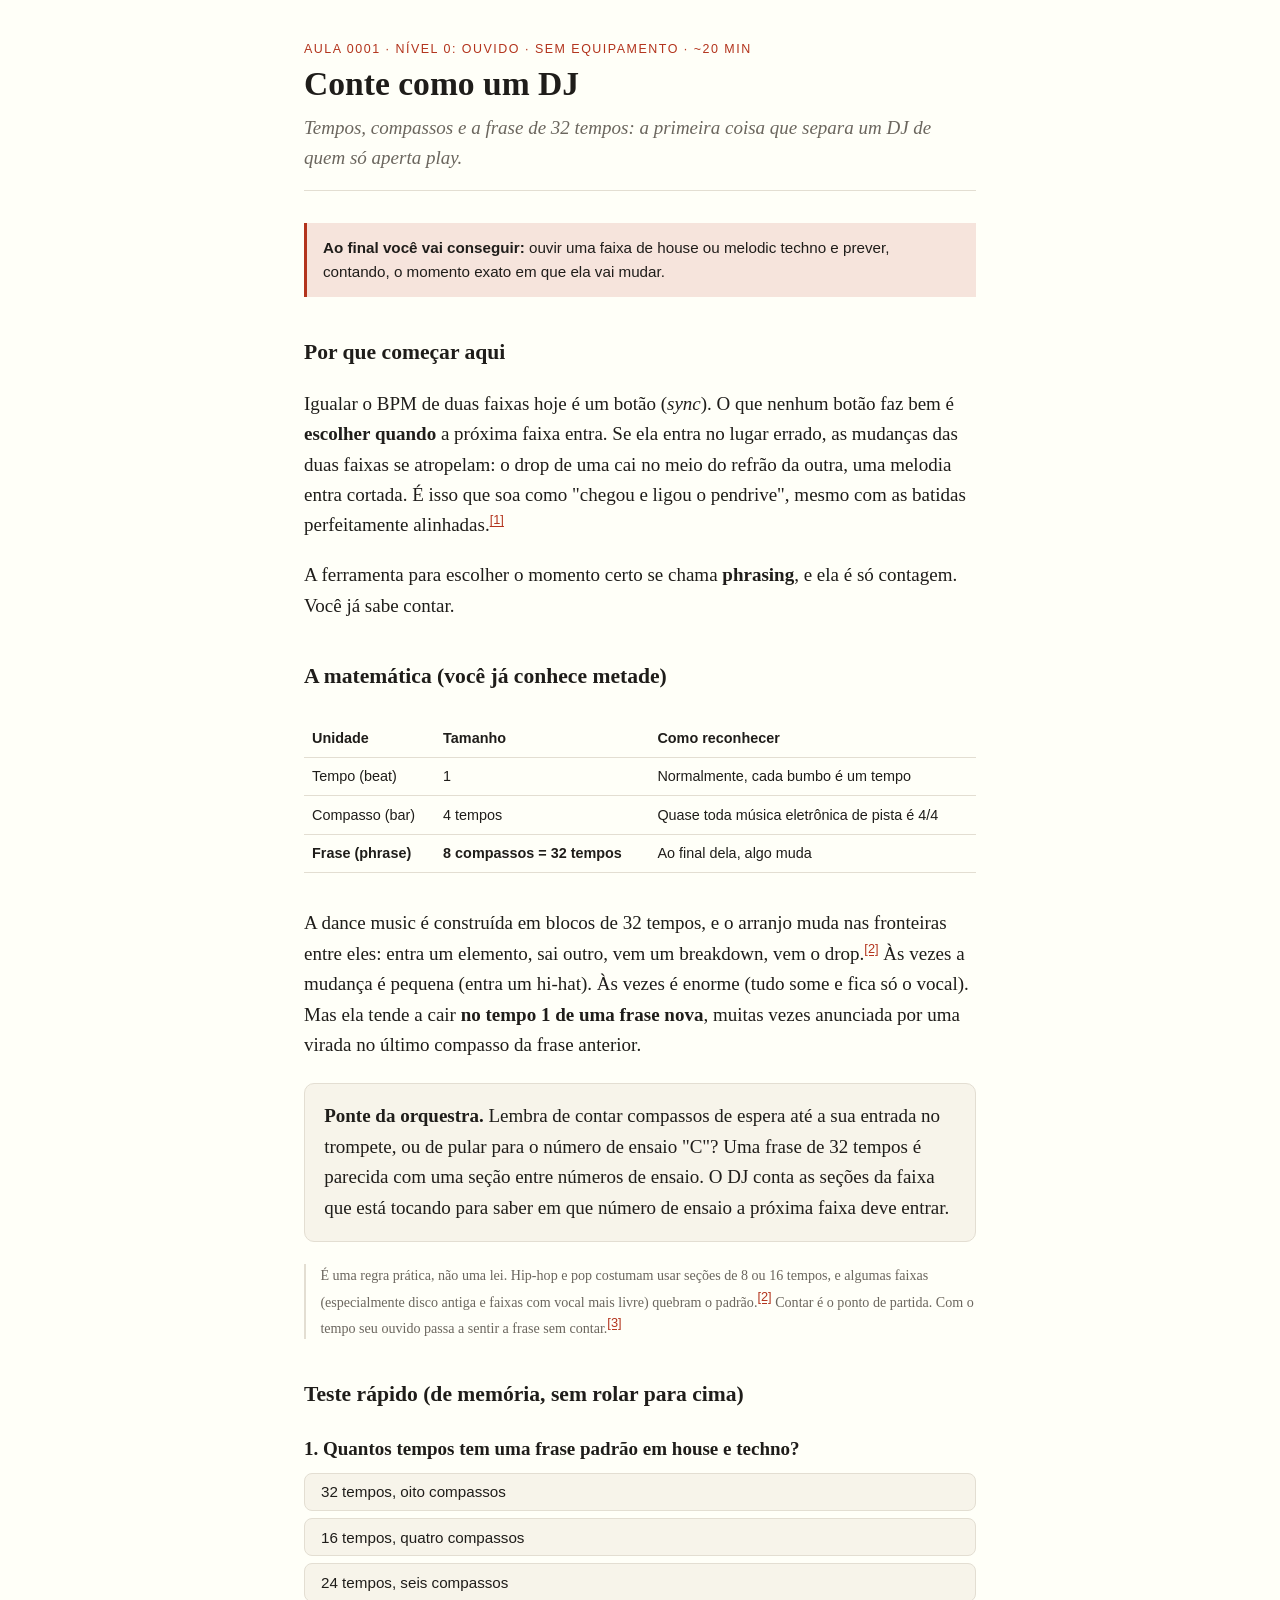
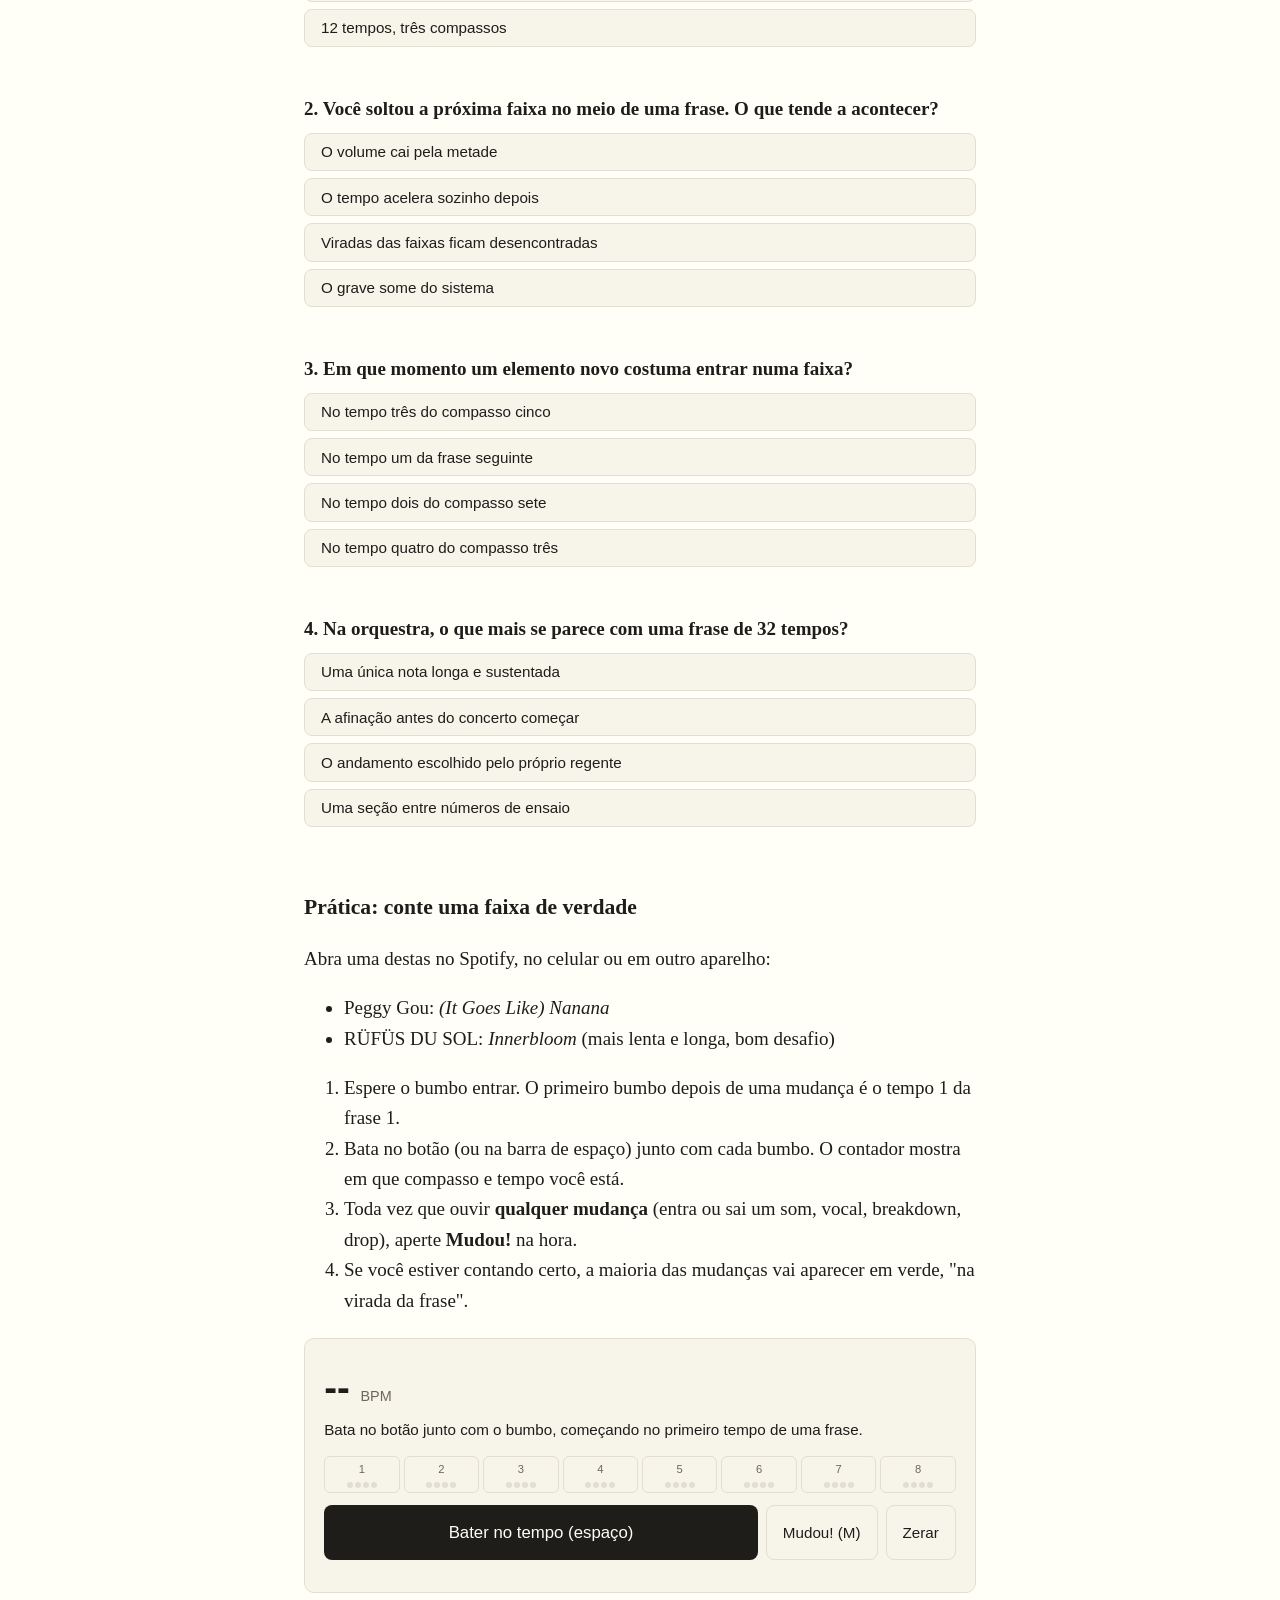
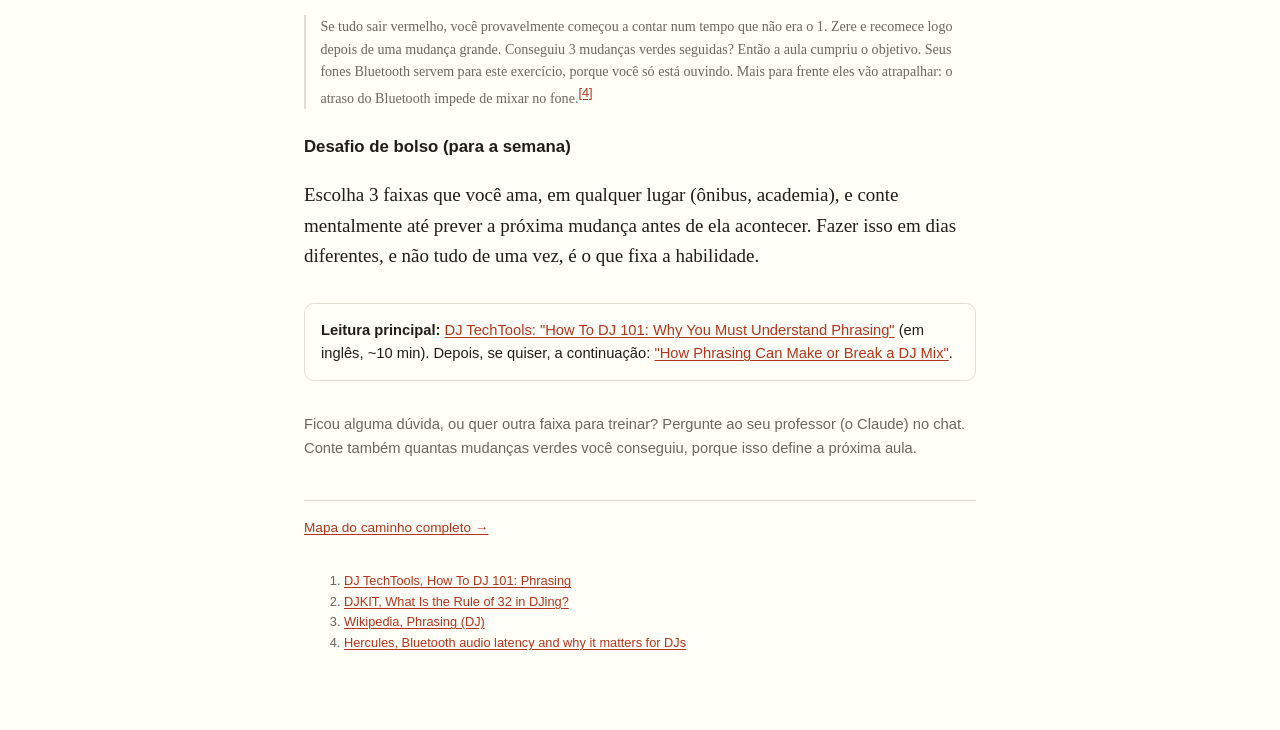
<file: estudos/dj/lessons/0001-conte-como-um-dj.html>
<!doctype html>
<html lang="pt-BR">
<head>
<meta charset="utf-8">
<meta name="viewport" content="width=device-width, initial-scale=1">
<title>Aula 1: Conte como um DJ</title>
<link rel="stylesheet" href="../assets/style.css">
</head>
<body>
<main>
<header class="lesson">
  <p class="kicker">Aula 0001 · Nível 0: ouvido · sem equipamento · ~20 min</p>
  <h1>Conte como um DJ</h1>
  <p class="subtitle">Tempos, compassos e a frase de 32 tempos: a primeira coisa que separa um DJ de quem só aperta play.</p>
</header>

<div class="win"><strong>Ao final você vai conseguir:</strong> ouvir uma faixa de house ou melodic techno e prever, contando, o momento exato em que ela vai mudar.</div>

<h2>Por que começar aqui</h2>
<p>Igualar o BPM de duas faixas hoje é um botão (<em>sync</em>). O que nenhum botão faz bem é <strong>escolher quando</strong> a próxima faixa entra. Se ela entra no lugar errado, as mudanças das duas faixas se atropelam: o drop de uma cai no meio do refrão da outra, uma melodia entra cortada. É isso que soa como "chegou e ligou o pendrive", mesmo com as batidas perfeitamente alinhadas.<a class="cite" href="https://djtechtools.com/2014/11/16/how-to-dj-101-why-you-must-understand-phrasing/">[1]</a></p>
<p>A ferramenta para escolher o momento certo se chama <strong>phrasing</strong>, e ela é só contagem. Você já sabe contar.</p>

<h2>A matemática (você já conhece metade)</h2>
<div class="table-wrap"><table>
<tr><th>Unidade</th><th>Tamanho</th><th>Como reconhecer</th></tr>
<tr><td>Tempo (beat)</td><td>1</td><td>Normalmente, cada bumbo é um tempo</td></tr>
<tr><td>Compasso (bar)</td><td>4 tempos</td><td>Quase toda música eletrônica de pista é 4/4</td></tr>
<tr><td><strong>Frase (phrase)</strong></td><td><strong>8 compassos = 32 tempos</strong></td><td>Ao final dela, algo muda</td></tr>
</table></div>
<p>A dance music é construída em blocos de 32 tempos, e o arranjo muda nas fronteiras entre eles: entra um elemento, sai outro, vem um breakdown, vem o drop.<a class="cite" href="https://www.djkit.com/blogs/news/djing-rule-of-32">[2]</a> Às vezes a mudança é pequena (entra um hi-hat). Às vezes é enorme (tudo some e fica só o vocal). Mas ela tende a cair <strong>no tempo 1 de uma frase nova</strong>, muitas vezes anunciada por uma virada no último compasso da frase anterior.</p>

<div class="card">
<strong>Ponte da orquestra.</strong> Lembra de contar compassos de espera até a sua entrada no trompete, ou de pular para o número de ensaio "C"? Uma frase de 32 tempos é parecida com uma seção entre números de ensaio. O DJ conta as seções da faixa que está tocando para saber em que número de ensaio a próxima faixa deve entrar.
</div>

<p class="aside">É uma regra prática, não uma lei. Hip-hop e pop costumam usar seções de 8 ou 16 tempos, e algumas faixas (especialmente disco antiga e faixas com vocal mais livre) quebram o padrão.<a class="cite" href="https://www.djkit.com/blogs/news/djing-rule-of-32">[2]</a> Contar é o ponto de partida. Com o tempo seu ouvido passa a sentir a frase sem contar.<a class="cite" href="https://en.wikipedia.org/wiki/Phrasing_(DJ)">[3]</a></p>

<h2>Teste rápido (de memória, sem rolar para cima)</h2>
<div class="quiz" data-quiz='[
 {"q":"Quantos tempos tem uma frase padrão em house e techno?","opts":["32 tempos, oito compassos","16 tempos, quatro compassos","24 tempos, seis compassos","12 tempos, três compassos"],"answer":0,"why":"Oito compassos de quatro tempos: 8 × 4 = 32."},
 {"q":"Você soltou a próxima faixa no meio de uma frase. O que tende a acontecer?","opts":["O volume cai pela metade","O tempo acelera sozinho depois","Viradas das faixas ficam desencontradas","O grave some do sistema"],"answer":2,"why":"As duas faixas mudam em momentos diferentes, então as mudanças se atropelam. O BPM e o volume não têm nada a ver com isso."},
 {"q":"Em que momento um elemento novo costuma entrar numa faixa?","opts":["No tempo três do compasso cinco","No tempo um da frase seguinte","No tempo dois do compasso sete","No tempo quatro do compasso três"],"answer":1,"why":"As mudanças tendem a cair na fronteira entre frases, no tempo 1 da frase nova."},
 {"q":"Na orquestra, o que mais se parece com uma frase de 32 tempos?","opts":["Uma única nota longa e sustentada","A afinação antes do concerto começar","O andamento escolhido pelo próprio regente","Uma seção entre números de ensaio"],"answer":3,"why":"Os dois são blocos da forma da música: você conta até a fronteira e sabe o que vem depois."}
]'></div>

<h2>Prática: conte uma faixa de verdade</h2>
<p>Abra uma destas no Spotify, no celular ou em outro aparelho:</p>
<ul>
  <li>Peggy Gou: <em>(It Goes Like) Nanana</em></li>
  <li>RÜFÜS DU SOL: <em>Innerbloom</em> (mais lenta e longa, bom desafio)</li>
</ul>
<ol>
  <li>Espere o bumbo entrar. O primeiro bumbo depois de uma mudança é o tempo 1 da frase 1.</li>
  <li>Bata no botão (ou na barra de espaço) junto com cada bumbo. O contador mostra em que compasso e tempo você está.</li>
  <li>Toda vez que ouvir <strong>qualquer mudança</strong> (entra ou sai um som, vocal, breakdown, drop), aperte <strong>Mudou!</strong> na hora.</li>
  <li>Se você estiver contando certo, a maioria das mudanças vai aparecer em verde, "na virada da frase".</li>
</ol>
<div class="card"><div class="counter" data-beats-per-phrase="32"></div></div>
<p class="aside">Se tudo sair vermelho, você provavelmente começou a contar num tempo que não era o 1. Zere e recomece logo depois de uma mudança grande. Conseguiu 3 mudanças verdes seguidas? Então a aula cumpriu o objetivo. Seus fones Bluetooth servem para este exercício, porque você só está ouvindo. Mais para frente eles vão atrapalhar: o atraso do Bluetooth impede de mixar no fone.<a class="cite" href="https://www.hercules.com/en/bluetooth-audio-latency-and-why-it-matters-for-djs">[4]</a></p>

<h3>Desafio de bolso (para a semana)</h3>
<p>Escolha 3 faixas que você ama, em qualquer lugar (ônibus, academia), e conte mentalmente até prever a próxima mudança antes de ela acontecer. Fazer isso em dias diferentes, e não tudo de uma vez, é o que fixa a habilidade.</p>

<div class="source"><strong>Leitura principal:</strong> <a href="https://djtechtools.com/2014/11/16/how-to-dj-101-why-you-must-understand-phrasing/">DJ TechTools: "How To DJ 101: Why You Must Understand Phrasing"</a> (em inglês, ~10 min). Depois, se quiser, a continuação: <a href="https://djtechtools.com/2019/11/11/dj-fundamentals-how-phrasing-can-make-or-break-a-dj-mix/">"How Phrasing Can Make or Break a DJ Mix"</a>.</div>

<p class="ask">Ficou alguma dúvida, ou quer outra faixa para treinar? Pergunte ao seu professor (o Claude) no chat. Conte também quantas mudanças verdes você conseguiu, porque isso define a próxima aula.</p>

<nav class="lesson-nav">
  <a href="../reference/0001-mapa-do-caminho.html">Mapa do caminho completo →</a>
</nav>

<ol style="font-family:var(--sans);font-size:.8rem;color:var(--muted);margin-top:2rem">
  <li><a href="https://djtechtools.com/2014/11/16/how-to-dj-101-why-you-must-understand-phrasing/">DJ TechTools, How To DJ 101: Phrasing</a></li>
  <li><a href="https://www.djkit.com/blogs/news/djing-rule-of-32">DJKIT, What Is the Rule of 32 in DJing?</a></li>
  <li><a href="https://en.wikipedia.org/wiki/Phrasing_(DJ)">Wikipedia, Phrasing (DJ)</a></li>
  <li><a href="https://www.hercules.com/en/bluetooth-audio-latency-and-why-it-matters-for-djs">Hercules, Bluetooth audio latency and why it matters for DJs</a></li>
</ol>
</main>
<script src="../assets/quiz.js"></script>
<script src="../assets/phrase-counter.js"></script>
</body>
</html>
</file>
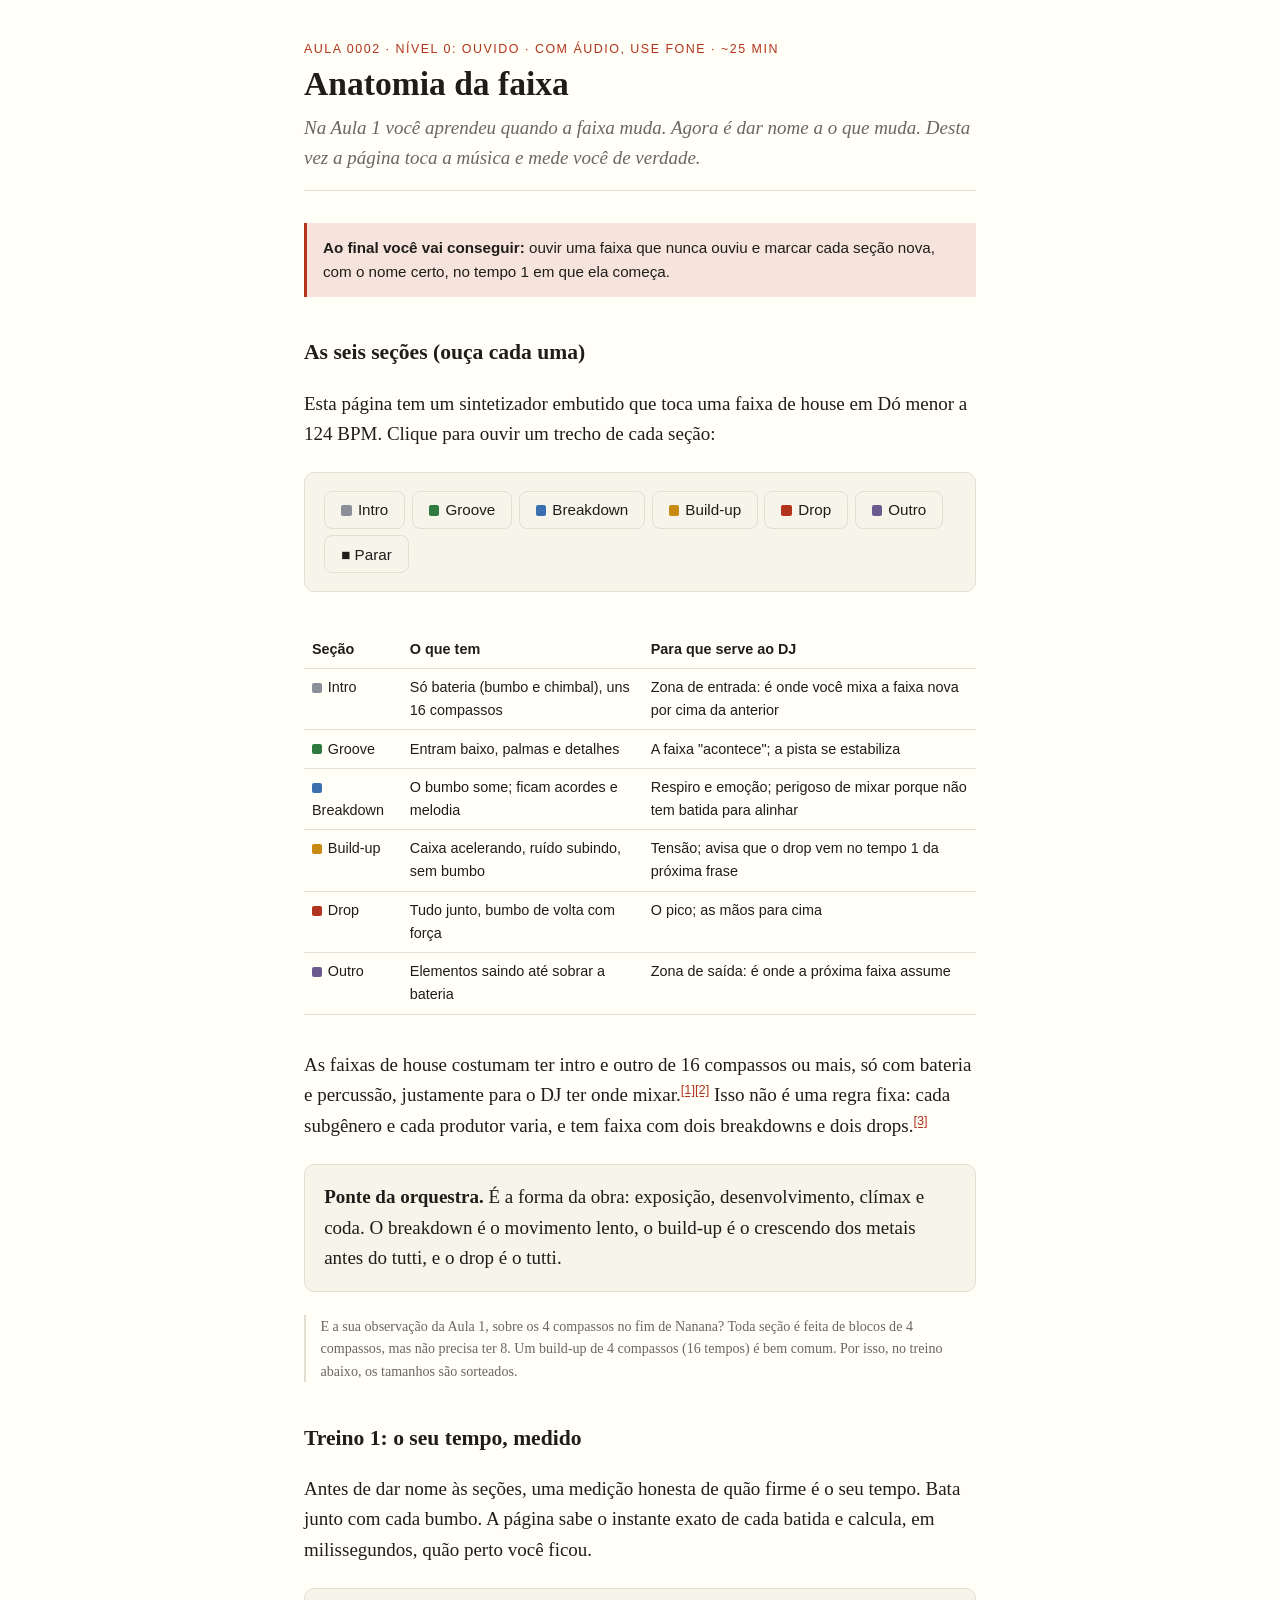
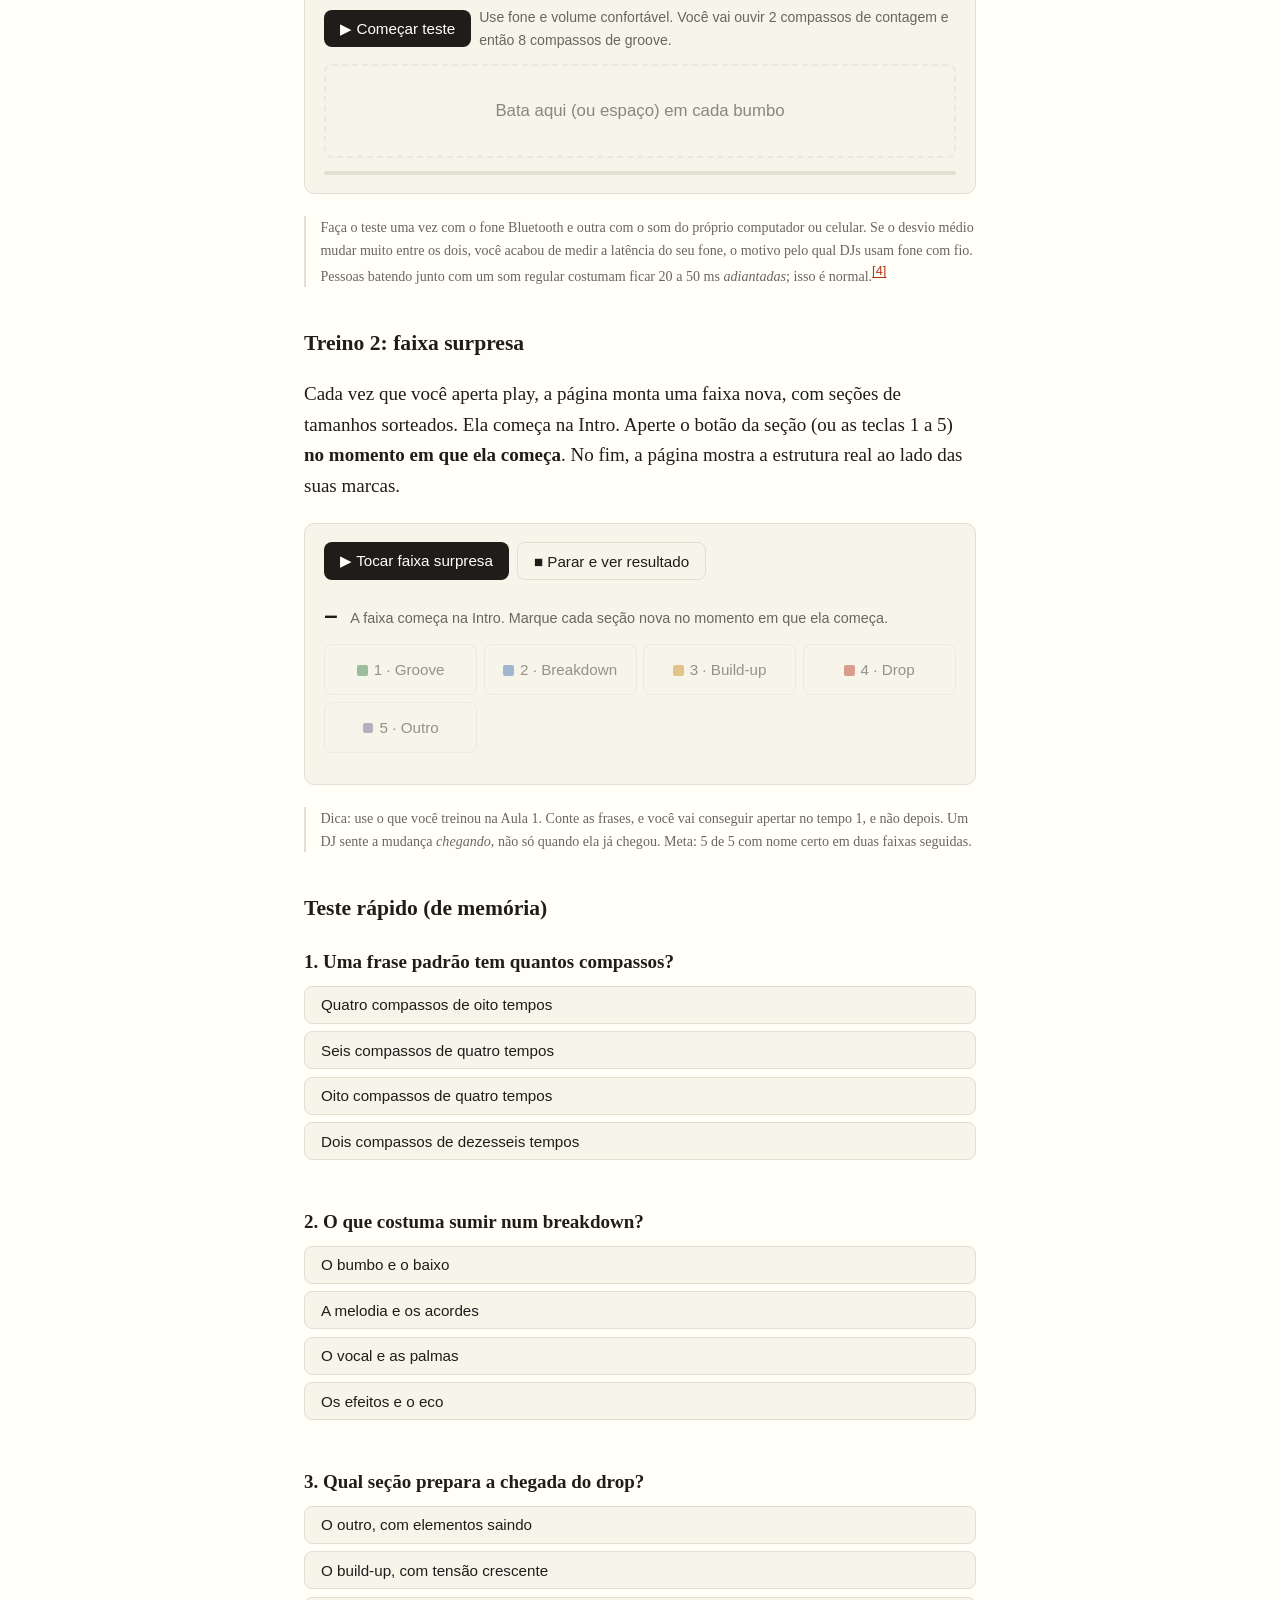
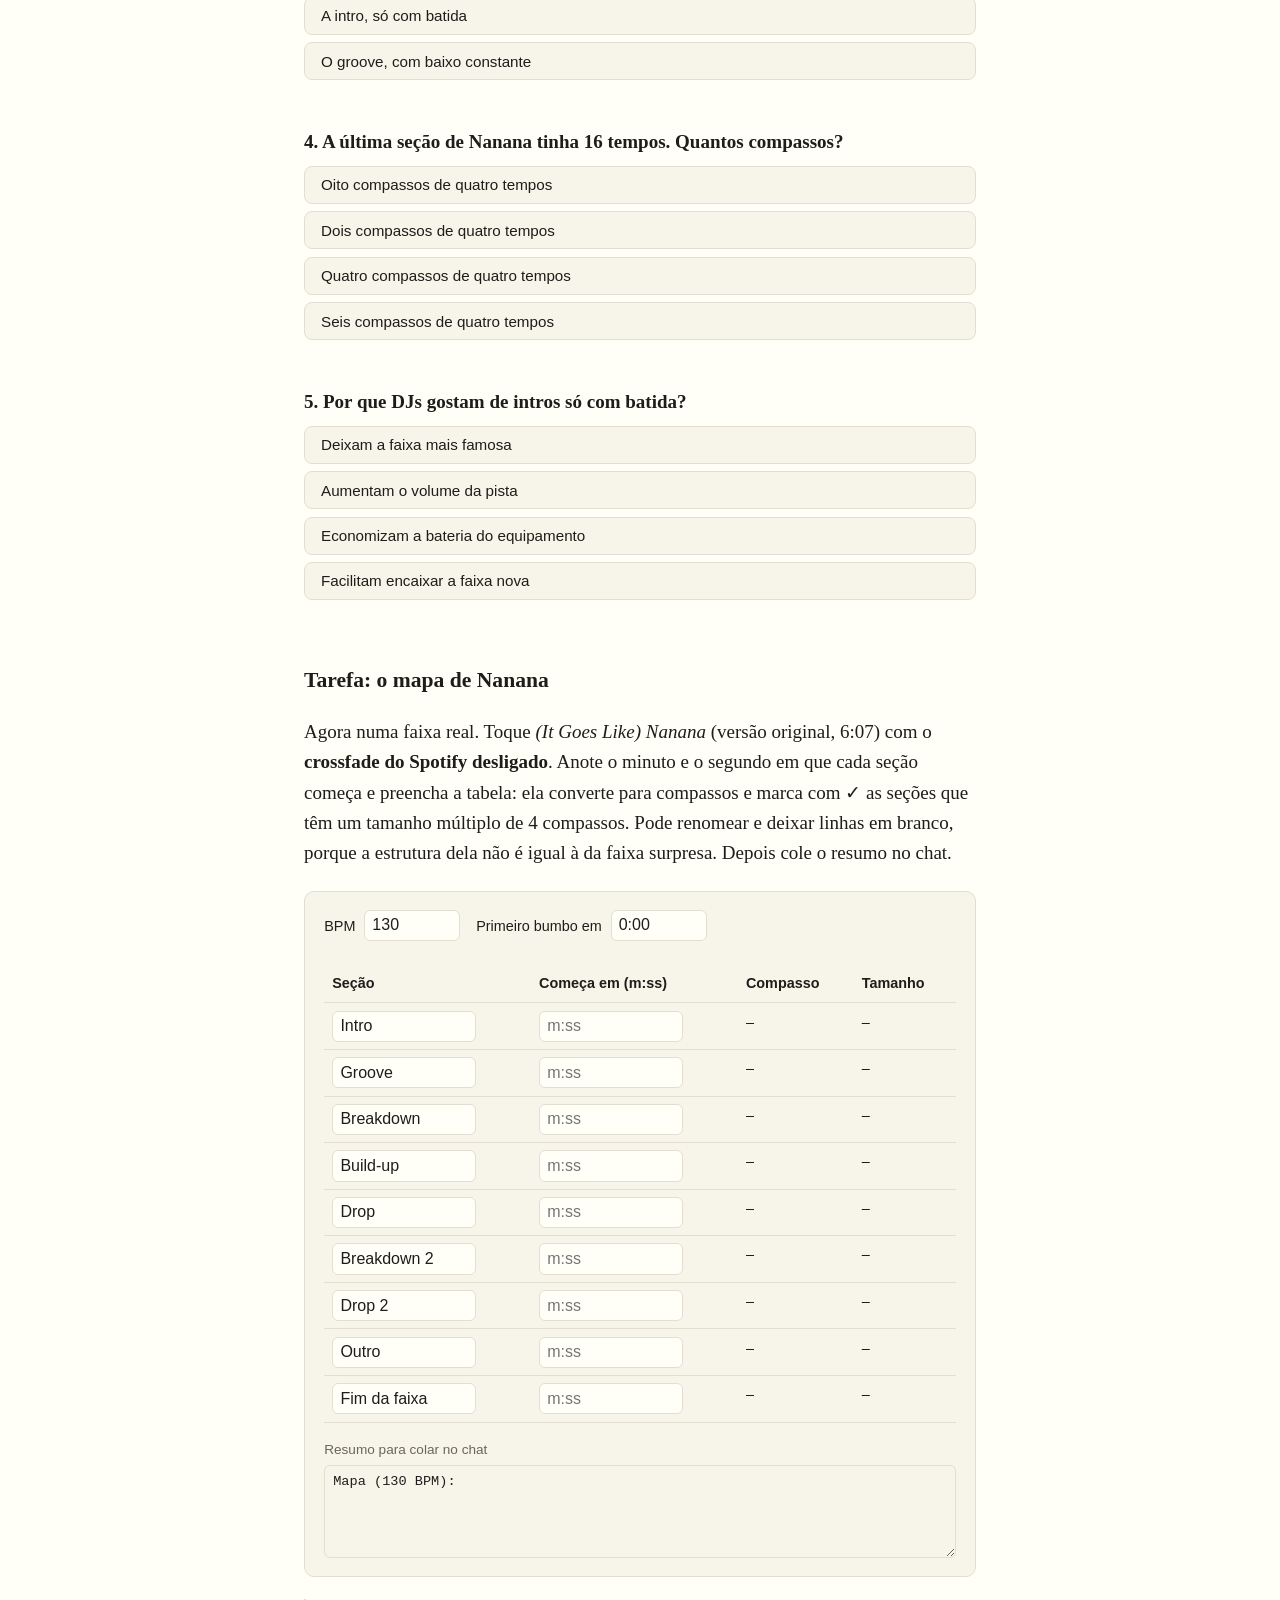
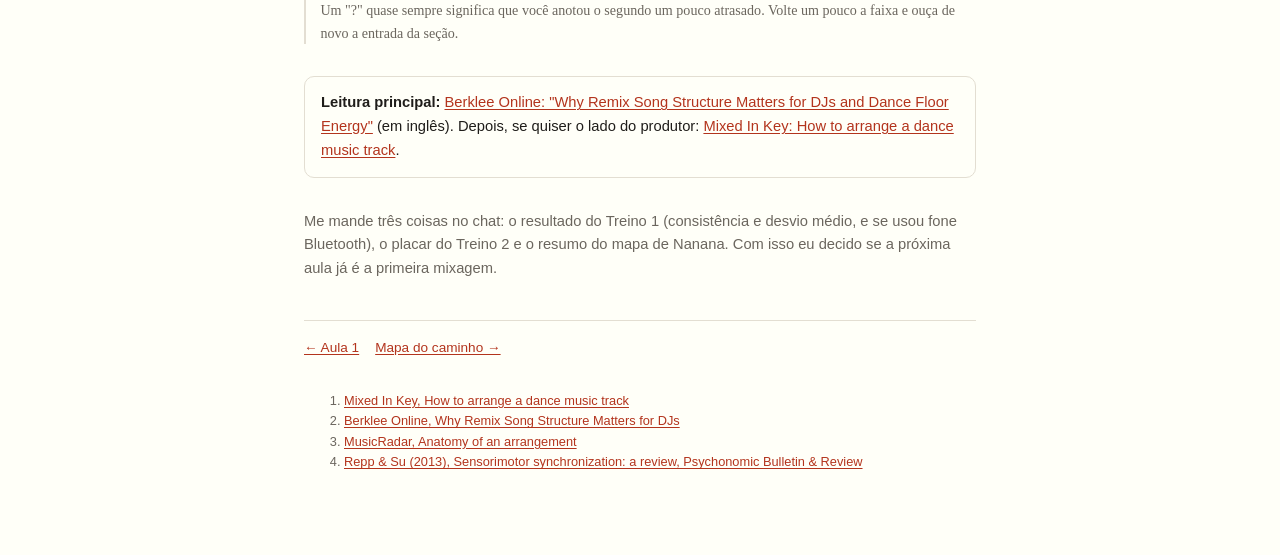
<file: estudos/dj/lessons/0002-anatomia-da-faixa.html>
<!doctype html>
<html lang="pt-BR">
<head>
<meta charset="utf-8">
<meta name="viewport" content="width=device-width, initial-scale=1">
<title>Aula 2: Anatomia da faixa</title>
<link rel="stylesheet" href="../assets/style.css">
</head>
<body>
<main>
<header class="lesson">
  <p class="kicker">Aula 0002 · Nível 0: ouvido · com áudio, use fone · ~25 min</p>
  <h1>Anatomia da faixa</h1>
  <p class="subtitle">Na Aula 1 você aprendeu <em>quando</em> a faixa muda. Agora é dar nome a <em>o que</em> muda. Desta vez a página toca a música e mede você de verdade.</p>
</header>

<div class="win"><strong>Ao final você vai conseguir:</strong> ouvir uma faixa que nunca ouviu e marcar cada seção nova, com o nome certo, no tempo 1 em que ela começa.</div>

<h2>As seis seções (ouça cada uma)</h2>
<p>Esta página tem um sintetizador embutido que toca uma faixa de house em Dó menor a 124 BPM. Clique para ouvir um trecho de cada seção:</p>
<div class="card"><div class="section-samples" data-bpm="124"></div></div>
<div class="table-wrap"><table>
<tr><th>Seção</th><th>O que tem</th><th>Para que serve ao DJ</th></tr>
<tr><td><span class="sw" style="background:#8a8f98"></span>Intro</td><td>Só bateria (bumbo e chimbal), uns 16 compassos</td><td>Zona de entrada: é onde você mixa a faixa nova por cima da anterior</td></tr>
<tr><td><span class="sw" style="background:#2f7a3e"></span>Groove</td><td>Entram baixo, palmas e detalhes</td><td>A faixa "acontece"; a pista se estabiliza</td></tr>
<tr><td><span class="sw" style="background:#3a6fb0"></span>Breakdown</td><td>O bumbo some; ficam acordes e melodia</td><td>Respiro e emoção; perigoso de mixar porque não tem batida para alinhar</td></tr>
<tr><td><span class="sw" style="background:#c98a12"></span>Build-up</td><td>Caixa acelerando, ruído subindo, sem bumbo</td><td>Tensão; avisa que o drop vem no tempo 1 da próxima frase</td></tr>
<tr><td><span class="sw" style="background:#b3341d"></span>Drop</td><td>Tudo junto, bumbo de volta com força</td><td>O pico; as mãos para cima</td></tr>
<tr><td><span class="sw" style="background:#6b5a8e"></span>Outro</td><td>Elementos saindo até sobrar a bateria</td><td>Zona de saída: é onde a próxima faixa assume</td></tr>
</table></div>
<p>As faixas de house costumam ter intro e outro de 16 compassos ou mais, só com bateria e percussão, justamente para o DJ ter onde mixar.<a class="cite" href="https://mixedinkey.com/captain-plugins/wiki/how-to-arrange-a-dance-music-track/">[1]</a><a class="cite" href="https://online.berklee.edu/takenote/remix-song-structure/">[2]</a> Isso não é uma regra fixa: cada subgênero e cada produtor varia, e tem faixa com dois breakdowns e dois drops.<a class="cite" href="https://www.musicradar.com/how-to/song-sections-explained-intro-verse-chorus-middle8-outro-tag-bridge">[3]</a></p>
<div class="card"><strong>Ponte da orquestra.</strong> É a forma da obra: exposição, desenvolvimento, clímax e coda. O breakdown é o movimento lento, o build-up é o crescendo dos metais antes do tutti, e o drop é o tutti.</div>
<p class="aside">E a sua observação da Aula 1, sobre os 4 compassos no fim de Nanana? Toda seção é feita de blocos de 4 compassos, mas não precisa ter 8. Um build-up de 4 compassos (16 tempos) é bem comum. Por isso, no treino abaixo, os tamanhos são sorteados.</p>

<h2>Treino 1: o seu tempo, medido</h2>
<p>Antes de dar nome às seções, uma medição honesta de quão firme é o seu tempo. Bata junto com cada bumbo. A página sabe o instante exato de cada batida e calcula, em milissegundos, quão perto você ficou.</p>
<div class="card"><div class="tap-test" data-bpm="124" data-bars="8"></div></div>
<p class="aside">Faça o teste uma vez com o fone Bluetooth e outra com o som do próprio computador ou celular. Se o desvio médio mudar muito entre os dois, você acabou de medir a latência do seu fone, o motivo pelo qual DJs usam fone com fio. Pessoas batendo junto com um som regular costumam ficar 20 a 50 ms <em>adiantadas</em>; isso é normal.<a class="cite" href="https://link.springer.com/article/10.3758/s13423-012-0371-2">[4]</a></p>

<h2>Treino 2: faixa surpresa</h2>
<p>Cada vez que você aperta play, a página monta uma faixa nova, com seções de tamanhos sorteados. Ela começa na Intro. Aperte o botão da seção (ou as teclas 1 a 5) <strong>no momento em que ela começa</strong>. No fim, a página mostra a estrutura real ao lado das suas marcas.</p>
<div class="card"><div class="section-mapper" data-bpm="124"></div></div>
<p class="aside">Dica: use o que você treinou na Aula 1. Conte as frases, e você vai conseguir apertar no tempo 1, e não depois. Um DJ sente a mudança <em>chegando</em>, não só quando ela já chegou. Meta: 5 de 5 com nome certo em duas faixas seguidas.</p>

<h2>Teste rápido (de memória)</h2>
<div class="quiz" data-quiz='[
 {"q":"Uma frase padrão tem quantos compassos?","opts":["Quatro compassos de oito tempos","Seis compassos de quatro tempos","Oito compassos de quatro tempos","Dois compassos de dezesseis tempos"],"answer":2,"why":"Revisão da Aula 1: 8 × 4 = 32 tempos."},
 {"q":"O que costuma sumir num breakdown?","opts":["O bumbo e o baixo","A melodia e os acordes","O vocal e as palmas","Os efeitos e o eco"],"answer":0,"why":"Sem bumbo e sem baixo, sobram acordes e melodia. Por isso é difícil alinhar uma faixa nova durante um breakdown."},
 {"q":"Qual seção prepara a chegada do drop?","opts":["O outro, com elementos saindo","O build-up, com tensão crescente","A intro, só com batida","O groove, com baixo constante"],"answer":1,"why":"O build-up acumula tensão (caixa acelerando, ruído subindo) e o drop entra no tempo 1 da frase seguinte."},
 {"q":"A última seção de Nanana tinha 16 tempos. Quantos compassos?","opts":["Oito compassos de quatro tempos","Dois compassos de quatro tempos","Quatro compassos de quatro tempos","Seis compassos de quatro tempos"],"answer":2,"why":"16 ÷ 4 = 4 compassos, meia frase."},
 {"q":"Por que DJs gostam de intros só com batida?","opts":["Deixam a faixa mais famosa","Aumentam o volume da pista","Economizam a bateria do equipamento","Facilitam encaixar a faixa nova"],"answer":3,"why":"Sem baixo nem melodia, a intro não briga com a faixa que está saindo."}
]'></div>

<h2>Tarefa: o mapa de Nanana</h2>
<p>Agora numa faixa real. Toque <em>(It Goes Like) Nanana</em> (versão original, 6:07) com o <strong>crossfade do Spotify desligado</strong>. Anote o minuto e o segundo em que cada seção começa e preencha a tabela: ela converte para compassos e marca com ✓ as seções que têm um tamanho múltiplo de 4 compassos. Pode renomear e deixar linhas em branco, porque a estrutura dela não é igual à da faixa surpresa. Depois cole o resumo no chat.</p>
<div class="card"><div class="timestamp-mapper" data-bpm="130"></div></div>
<p class="aside">Um "?" quase sempre significa que você anotou o segundo um pouco atrasado. Volte um pouco a faixa e ouça de novo a entrada da seção.</p>

<div class="source"><strong>Leitura principal:</strong> <a href="https://online.berklee.edu/takenote/remix-song-structure/">Berklee Online: "Why Remix Song Structure Matters for DJs and Dance Floor Energy"</a> (em inglês). Depois, se quiser o lado do produtor: <a href="https://mixedinkey.com/captain-plugins/wiki/how-to-arrange-a-dance-music-track/">Mixed In Key: How to arrange a dance music track</a>.</div>

<p class="ask">Me mande três coisas no chat: o resultado do Treino 1 (consistência e desvio médio, e se usou fone Bluetooth), o placar do Treino 2 e o resumo do mapa de Nanana. Com isso eu decido se a próxima aula já é a primeira mixagem.</p>

<nav class="lesson-nav">
  <a href="0001-conte-como-um-dj.html">← Aula 1</a>
  <a href="../reference/0001-mapa-do-caminho.html">Mapa do caminho →</a>
</nav>

<ol style="font-family:var(--sans);font-size:.8rem;color:var(--muted);margin-top:2rem">
  <li><a href="https://mixedinkey.com/captain-plugins/wiki/how-to-arrange-a-dance-music-track/">Mixed In Key, How to arrange a dance music track</a></li>
  <li><a href="https://online.berklee.edu/takenote/remix-song-structure/">Berklee Online, Why Remix Song Structure Matters for DJs</a></li>
  <li><a href="https://www.musicradar.com/how-to/song-sections-explained-intro-verse-chorus-middle8-outro-tag-bridge">MusicRadar, Anatomy of an arrangement</a></li>
  <li><a href="https://link.springer.com/article/10.3758/s13423-012-0371-2">Repp &amp; Su (2013), Sensorimotor synchronization: a review, Psychonomic Bulletin &amp; Review</a></li>
</ol>
</main>
<script src="../assets/dj-synth.js"></script>
<script src="../assets/quiz.js"></script>
<script src="../assets/trainers.js"></script>
</body>
</html>
</file>
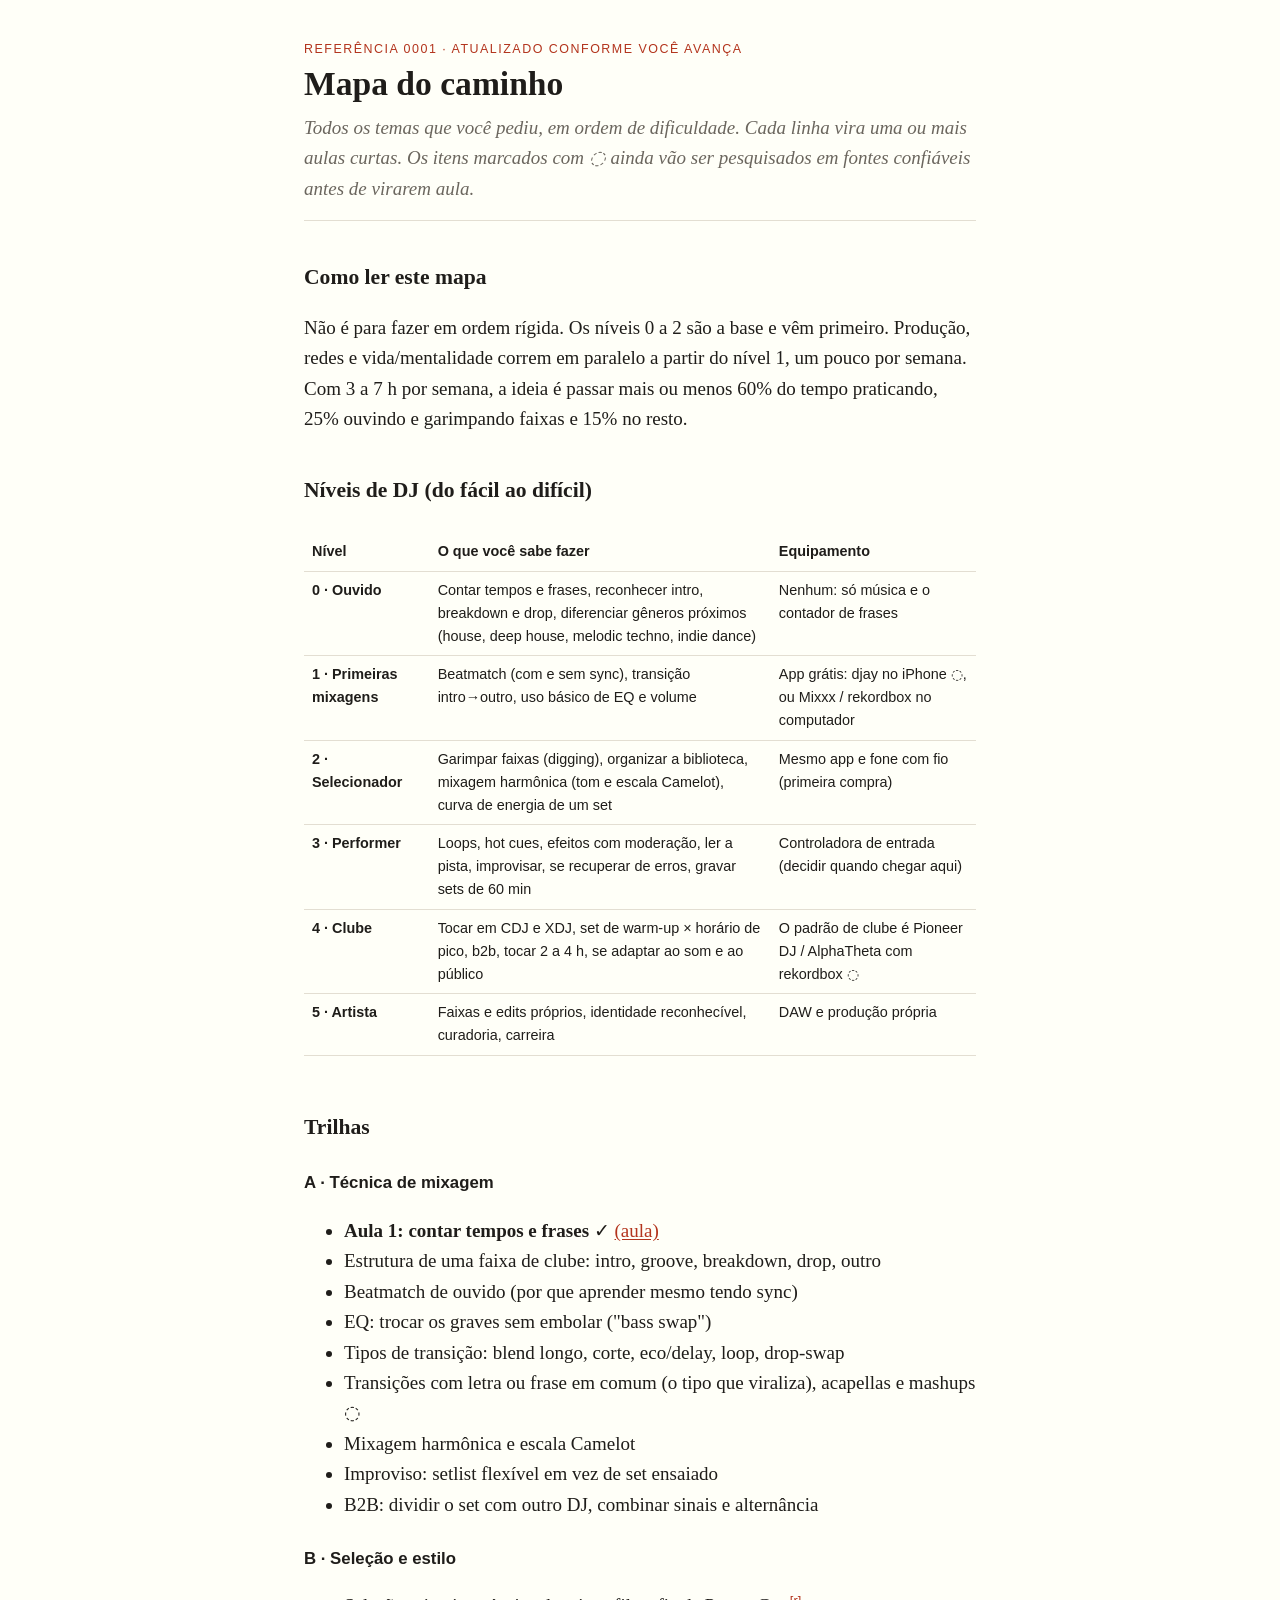
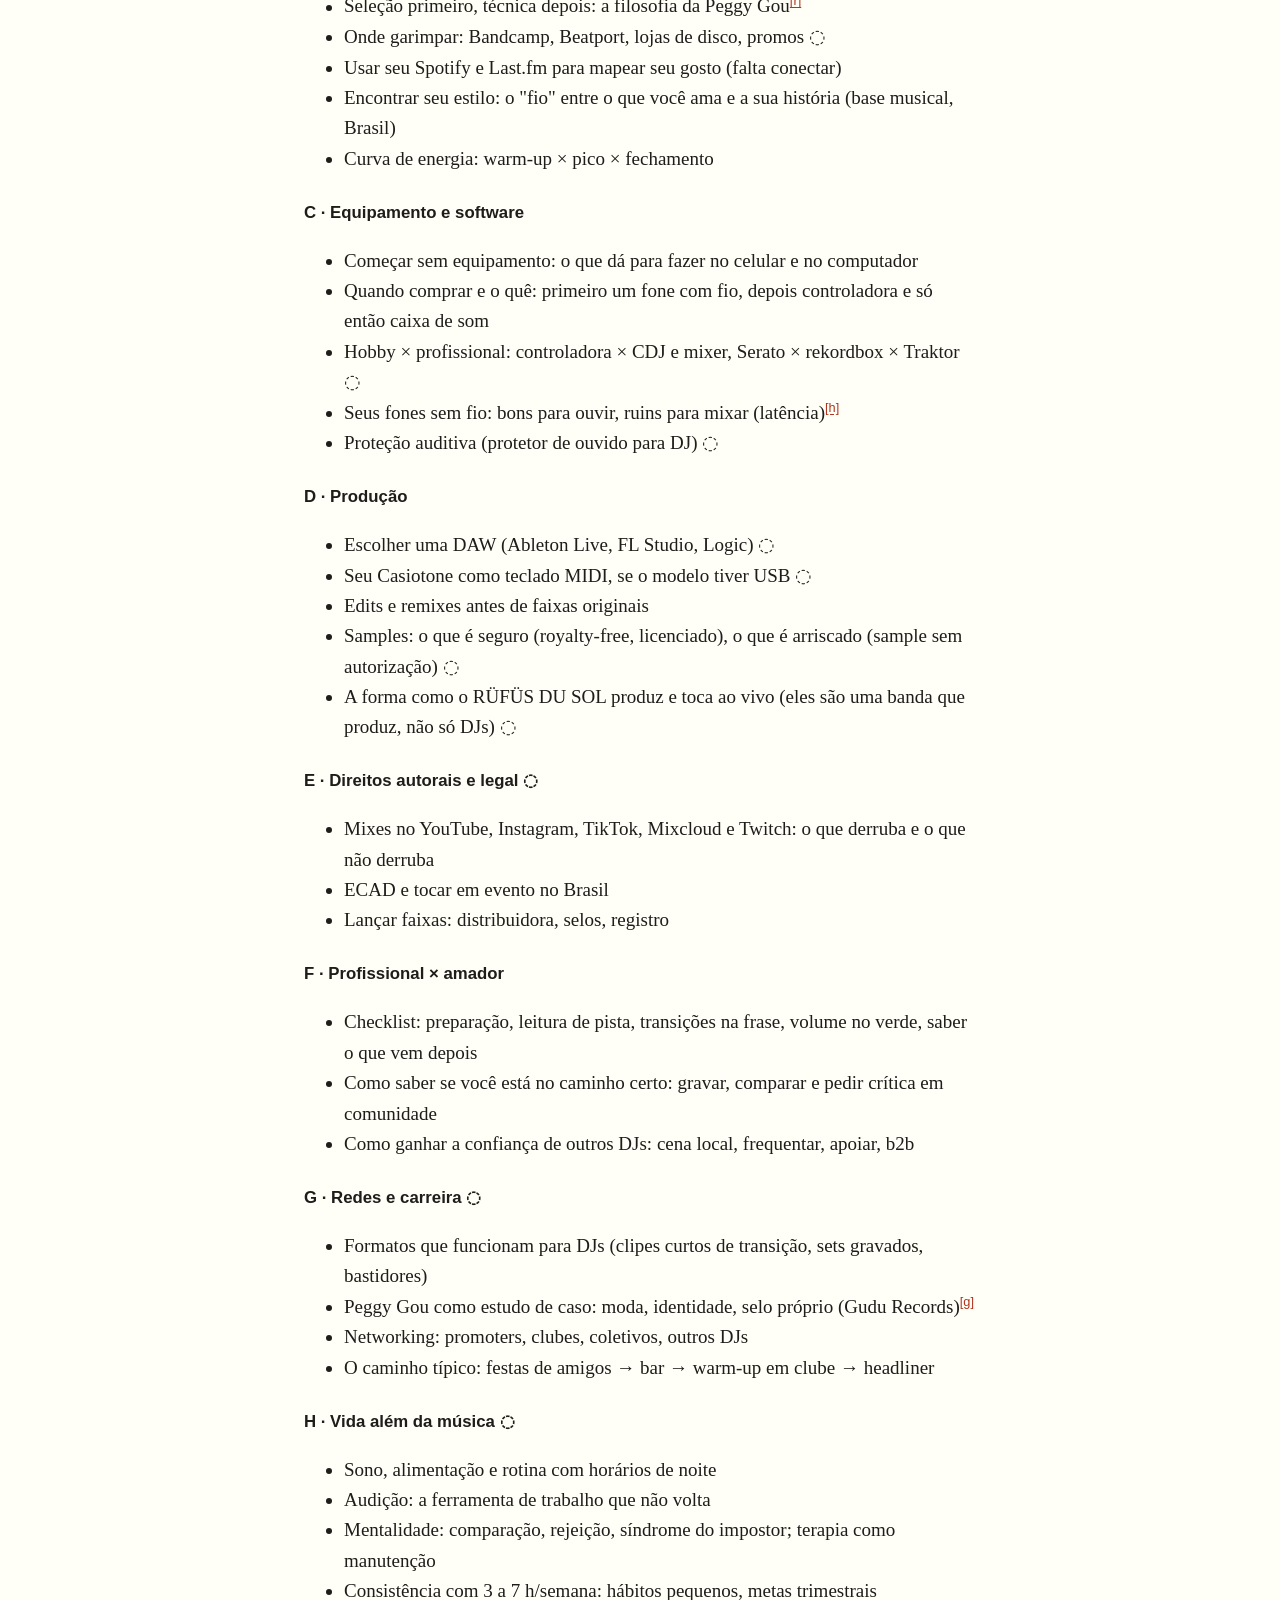
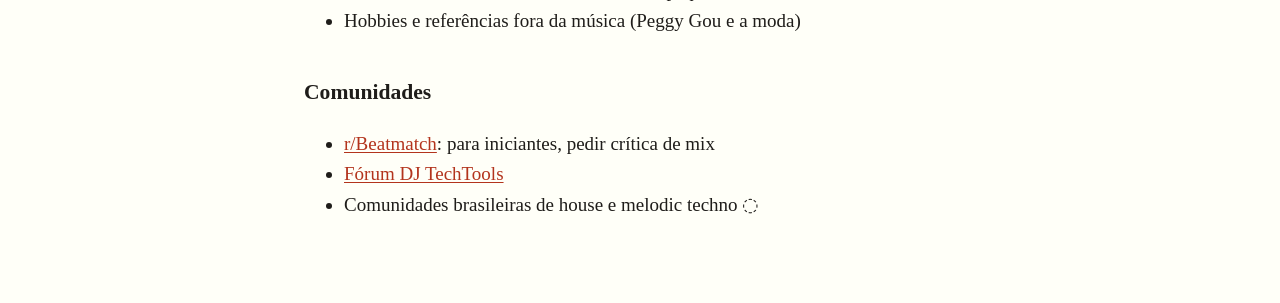
<file: estudos/dj/reference/0001-mapa-do-caminho.html>
<!doctype html>
<html lang="pt-BR">
<head>
<meta charset="utf-8">
<meta name="viewport" content="width=device-width, initial-scale=1">
<title>Mapa do caminho</title>
<link rel="stylesheet" href="../assets/style.css">
</head>
<body>
<main>
<header class="lesson">
  <p class="kicker">Referência 0001 · atualizado conforme você avança</p>
  <h1>Mapa do caminho</h1>
  <p class="subtitle">Todos os temas que você pediu, em ordem de dificuldade. Cada linha vira uma ou mais aulas curtas. Os itens marcados com ◌ ainda vão ser pesquisados em fontes confiáveis antes de virarem aula.</p>
</header>

<h2>Como ler este mapa</h2>
<p>Não é para fazer em ordem rígida. Os níveis 0 a 2 são a base e vêm primeiro. Produção, redes e vida/mentalidade correm em paralelo a partir do nível 1, um pouco por semana. Com 3 a 7 h por semana, a ideia é passar mais ou menos 60% do tempo praticando, 25% ouvindo e garimpando faixas e 15% no resto.</p>

<h2>Níveis de DJ (do fácil ao difícil)</h2>
<div class="table-wrap"><table>
<tr><th>Nível</th><th>O que você sabe fazer</th><th>Equipamento</th></tr>
<tr><td><strong>0 · Ouvido</strong></td><td>Contar tempos e frases, reconhecer intro, breakdown e drop, diferenciar gêneros próximos (house, deep house, melodic techno, indie dance)</td><td>Nenhum: só música e o contador de frases</td></tr>
<tr><td><strong>1 · Primeiras mixagens</strong></td><td>Beatmatch (com e sem sync), transição intro→outro, uso básico de EQ e volume</td><td>App grátis: djay no iPhone ◌, ou Mixxx / rekordbox no computador</td></tr>
<tr><td><strong>2 · Selecionador</strong></td><td>Garimpar faixas (digging), organizar a biblioteca, mixagem harmônica (tom e escala Camelot), curva de energia de um set</td><td>Mesmo app e fone com fio (primeira compra)</td></tr>
<tr><td><strong>3 · Performer</strong></td><td>Loops, hot cues, efeitos com moderação, ler a pista, improvisar, se recuperar de erros, gravar sets de 60 min</td><td>Controladora de entrada (decidir quando chegar aqui)</td></tr>
<tr><td><strong>4 · Clube</strong></td><td>Tocar em CDJ e XDJ, set de warm-up × horário de pico, b2b, tocar 2 a 4 h, se adaptar ao som e ao público</td><td>O padrão de clube é Pioneer DJ / AlphaTheta com rekordbox ◌</td></tr>
<tr><td><strong>5 · Artista</strong></td><td>Faixas e edits próprios, identidade reconhecível, curadoria, carreira</td><td>DAW e produção própria</td></tr>
</table></div>

<h2>Trilhas</h2>

<h3>A · Técnica de mixagem</h3>
<ul>
<li><strong>Aula 1: contar tempos e frases</strong> ✓ <a href="../lessons/0001-conte-como-um-dj.html">(aula)</a></li>
<li>Estrutura de uma faixa de clube: intro, groove, breakdown, drop, outro</li>
<li>Beatmatch de ouvido (por que aprender mesmo tendo sync)</li>
<li>EQ: trocar os graves sem embolar ("bass swap")</li>
<li>Tipos de transição: blend longo, corte, eco/delay, loop, drop-swap</li>
<li>Transições com letra ou frase em comum (o tipo que viraliza), acapellas e mashups ◌</li>
<li>Mixagem harmônica e escala Camelot</li>
<li>Improviso: setlist flexível em vez de set ensaiado</li>
<li>B2B: dividir o set com outro DJ, combinar sinais e alternância</li>
</ul>

<h3>B · Seleção e estilo</h3>
<ul>
<li>Seleção primeiro, técnica depois: a filosofia da Peggy Gou<a class="cite" href="https://redbull.com/gb-en/five-things-you-should-know-about-peggy-gou">[r]</a></li>
<li>Onde garimpar: Bandcamp, Beatport, lojas de disco, promos ◌</li>
<li>Usar seu Spotify e Last.fm para mapear seu gosto (falta conectar)</li>
<li>Encontrar seu estilo: o "fio" entre o que você ama e a sua história (base musical, Brasil)</li>
<li>Curva de energia: warm-up × pico × fechamento</li>
</ul>

<h3>C · Equipamento e software</h3>
<ul>
<li>Começar sem equipamento: o que dá para fazer no celular e no computador</li>
<li>Quando comprar e o quê: primeiro um fone com fio, depois controladora e só então caixa de som</li>
<li>Hobby × profissional: controladora × CDJ e mixer, Serato × rekordbox × Traktor ◌</li>
<li>Seus fones sem fio: bons para ouvir, ruins para mixar (latência)<a class="cite" href="https://www.hercules.com/en/bluetooth-audio-latency-and-why-it-matters-for-djs">[h]</a></li>
<li>Proteção auditiva (protetor de ouvido para DJ) ◌</li>
</ul>

<h3>D · Produção</h3>
<ul>
<li>Escolher uma DAW (Ableton Live, FL Studio, Logic) ◌</li>
<li>Seu Casiotone como teclado MIDI, se o modelo tiver USB ◌</li>
<li>Edits e remixes antes de faixas originais</li>
<li>Samples: o que é seguro (royalty-free, licenciado), o que é arriscado (sample sem autorização) ◌</li>
<li>A forma como o RÜFÜS DU SOL produz e toca ao vivo (eles são uma banda que produz, não só DJs) ◌</li>
</ul>

<h3>E · Direitos autorais e legal ◌</h3>
<ul>
<li>Mixes no YouTube, Instagram, TikTok, Mixcloud e Twitch: o que derruba e o que não derruba</li>
<li>ECAD e tocar em evento no Brasil</li>
<li>Lançar faixas: distribuidora, selos, registro</li>
</ul>

<h3>F · Profissional × amador</h3>
<ul>
<li>Checklist: preparação, leitura de pista, transições na frase, volume no verde, saber o que vem depois</li>
<li>Como saber se você está no caminho certo: gravar, comparar e pedir crítica em comunidade</li>
<li>Como ganhar a confiança de outros DJs: cena local, frequentar, apoiar, b2b</li>
</ul>

<h3>G · Redes e carreira ◌</h3>
<ul>
<li>Formatos que funcionam para DJs (clipes curtos de transição, sets gravados, bastidores)</li>
<li>Peggy Gou como estudo de caso: moda, identidade, selo próprio (Gudu Records)<a class="cite" href="https://hypebeast.com/2023/3/streetsnaps-peggy-gou-gudu-records-interview">[g]</a></li>
<li>Networking: promoters, clubes, coletivos, outros DJs</li>
<li>O caminho típico: festas de amigos → bar → warm-up em clube → headliner</li>
</ul>

<h3>H · Vida além da música ◌</h3>
<ul>
<li>Sono, alimentação e rotina com horários de noite</li>
<li>Audição: a ferramenta de trabalho que não volta</li>
<li>Mentalidade: comparação, rejeição, síndrome do impostor; terapia como manutenção</li>
<li>Consistência com 3 a 7 h/semana: hábitos pequenos, metas trimestrais</li>
<li>Hobbies e referências fora da música (Peggy Gou e a moda)</li>
</ul>

<h2>Comunidades</h2>
<ul>
<li><a href="https://www.reddit.com/r/Beatmatch/">r/Beatmatch</a>: para iniciantes, pedir crítica de mix</li>
<li><a href="https://forum.djtechtools.com/">Fórum DJ TechTools</a></li>
<li>Comunidades brasileiras de house e melodic techno ◌</li>
</ul>
</main>
</body>
</html>
</file>
<file: estudos/dj/assets/style.css>
/* Estilo compartilhado do curso de DJ. Toda aula e referência linka este arquivo. */
:root {
  --bg: #fffff8;
  --fg: #1f1d1a;
  --muted: #6b665e;
  --rule: #e3ded2;
  --accent: #b3341d;
  --accent-soft: #f6e4dc;
  --ok: #2f7a3e;
  --ok-soft: #e1f0e3;
  --bad: #a3261a;
  --bad-soft: #f7e0dd;
  --card: #f7f4ea;
  --mono: ui-monospace, "SF Mono", Menlo, Consolas, monospace;
  --serif: "Iowan Old Style", "Palatino Linotype", Palatino, Georgia, serif;
  --sans: -apple-system, "Segoe UI", Roboto, Helvetica, Arial, sans-serif;
}
@media (prefers-color-scheme: dark) {
  :root:not([data-theme="light"]) {
    --bg: #161513; --fg: #ece8df; --muted: #a39d92; --rule: #34312c;
    --accent: #ff7a5c; --accent-soft: #3a231c; --ok: #7fcf8d; --ok-soft: #1d3322;
    --bad: #ff8a7a; --bad-soft: #3d1f1b; --card: #201e1b;
  }
}
:root[data-theme="dark"] {
  --bg: #161513; --fg: #ece8df; --muted: #a39d92; --rule: #34312c;
  --accent: #ff7a5c; --accent-soft: #3a231c; --ok: #7fcf8d; --ok-soft: #1d3322;
  --bad: #ff8a7a; --bad-soft: #3d1f1b; --card: #201e1b;
}

* { box-sizing: border-box; }
html { -webkit-text-size-adjust: 100%; }
body {
  margin: 0; background: var(--bg); color: var(--fg);
  font-family: var(--serif); font-size: 19px; line-height: 1.6;
}
main { max-width: 44rem; margin: 0 auto; padding: 2.5rem 16px 4rem; }
header.lesson { border-bottom: 1px solid var(--rule); margin-bottom: 2rem; padding-bottom: 1rem; }
.kicker { font-family: var(--sans); font-size: .78rem; letter-spacing: .12em; text-transform: uppercase; color: var(--accent); margin: 0; }
h1 { font-size: 2.1rem; line-height: 1.15; margin: .3rem 0 .6rem; font-weight: 600; }
h2 { font-size: 1.35rem; margin: 2.4rem 0 .6rem; font-weight: 600; }
h3 { font-size: 1.05rem; margin: 1.6rem 0 .4rem; font-family: var(--sans); }
.subtitle { color: var(--muted); font-style: italic; margin: 0; }
p, li { hyphens: auto; }
a { color: var(--accent); text-underline-offset: 2px; }
code, .mono { font-family: var(--mono); font-size: .88em; }
.win {
  background: var(--accent-soft); border-left: 3px solid var(--accent);
  padding: .8rem 1rem; margin: 1.5rem 0; font-family: var(--sans); font-size: .95rem;
}
.aside {
  font-size: .88rem; color: var(--muted); border-left: 2px solid var(--rule);
  padding-left: .9rem; margin: 1.2rem 0;
}
.card { background: var(--card); border: 1px solid var(--rule); border-radius: 10px; padding: 1.1rem 1.2rem; margin: 1.4rem 0; }
table { border-collapse: collapse; width: 100%; font-family: var(--sans); font-size: .9rem; margin: 1rem 0; }
th, td { text-align: left; padding: .45rem .5rem; border-bottom: 1px solid var(--rule); vertical-align: top; }
th { font-weight: 600; }
.table-wrap { overflow-x: auto; }
cite, .cite { font-size: .8rem; font-family: var(--sans); vertical-align: super; }
.source {
  font-family: var(--sans); font-size: .92rem; border: 1px solid var(--rule);
  border-radius: 10px; padding: .9rem 1rem; margin: 2rem 0 1rem;
}
.ask { font-family: var(--sans); font-size: .92rem; color: var(--muted); margin-top: 2rem; }
nav.lesson-nav { font-family: var(--sans); font-size: .85rem; margin-top: 2.5rem; border-top: 1px solid var(--rule); padding-top: 1rem; display: flex; gap: 1rem; flex-wrap: wrap; }

/* Botões */
button, .btn {
  font-family: var(--sans); font-size: .95rem; cursor: pointer;
  background: var(--fg); color: var(--bg); border: 0; border-radius: 8px;
  padding: .6rem 1rem; touch-action: manipulation;
}
button.secondary { background: transparent; color: var(--fg); border: 1px solid var(--rule); }
button:focus-visible { outline: 2px solid var(--accent); outline-offset: 2px; }

/* Quiz */
.quiz-q { margin: 1.4rem 0; }
.quiz-q p.q { font-weight: 600; margin-bottom: .5rem; }
.quiz-opts { display: grid; gap: .45rem; }
.quiz-opts button {
  text-align: left; background: var(--card); color: var(--fg);
  border: 1px solid var(--rule); font-size: .95rem;
}
.quiz-opts button.right { background: var(--ok-soft); border-color: var(--ok); }
.quiz-opts button.wrong { background: var(--bad-soft); border-color: var(--bad); }
.quiz-feedback { font-family: var(--sans); font-size: .88rem; margin-top: .5rem; min-height: 1.2em; }
.quiz-score { font-family: var(--sans); font-weight: 600; margin-top: 1rem; }

/* Contador de frase */
.counter { font-family: var(--sans); }
.counter .bpm { font-size: 2.4rem; font-weight: 700; font-variant-numeric: tabular-nums; }
.counter .bpm small { font-size: .9rem; font-weight: 400; color: var(--muted); }
.counter .grid { display: grid; grid-template-columns: repeat(8, 1fr); gap: 4px; margin: .8rem 0; }
.counter .bar { border: 1px solid var(--rule); border-radius: 6px; padding: 4px 2px; text-align: center; font-size: .7rem; color: var(--muted); }
.counter .bar .beats { display: flex; gap: 2px; justify-content: center; margin-top: 3px; }
.counter .bar .beats i { width: 6px; height: 6px; border-radius: 50%; background: var(--rule); display: block; }
.counter .bar.now { border-color: var(--accent); color: var(--fg); }
.counter .bar .beats i.on { background: var(--accent); }
.counter .controls { display: flex; gap: .5rem; flex-wrap: wrap; }
.counter .tap { flex: 1 1 10rem; padding: 1.1rem; font-size: 1.05rem; }
.counter .log { font-size: .85rem; margin-top: .8rem; padding-left: 1.1rem; }
.counter .log li.hit { color: var(--ok); }
.counter .log li.miss { color: var(--bad); }

@media print {
  body { background: #fff; color: #000; font-size: 11pt; }
  button, .counter .controls, nav.lesson-nav { display: none; }
  a { color: #000; }
}

/* Treinos com áudio (trainers.js) */
.tt-head { display: flex; gap: .5rem; flex-wrap: wrap; align-items: center; font-family: var(--sans); }
.tt-status { font-size: .88rem; color: var(--muted); flex: 1 1 14rem; }
.tt-pad { display: block; width: 100%; margin: .8rem 0; padding: 2.2rem 1rem; font-size: 1.05rem; background: var(--card); color: var(--fg); border: 2px dashed var(--rule); transition: background .08s; user-select: none; -webkit-user-select: none; }
.tt-pad:disabled { opacity: .5; cursor: default; }
.tt-pad.hit { background: var(--accent-soft); border-color: var(--accent); }
.tt-bar { height: 4px; background: var(--rule); border-radius: 2px; overflow: hidden; }
.tt-bar i { display: block; height: 100%; width: 0; background: var(--accent); }
.tt-result, [data-res] { font-family: var(--sans); font-size: .92rem; margin-top: 1rem; }
.tt-nums { display: grid; grid-template-columns: repeat(auto-fit, minmax(8.5rem, 1fr)); gap: .8rem; margin-bottom: .8rem; }
.tt-nums b { display: block; font-size: 1.7rem; font-variant-numeric: tabular-nums; white-space: nowrap; }
.tt-nums span { font-size: .8rem; color: var(--muted); }
.tt-strip { position: relative; height: 54px; border-top: 1px solid var(--rule); border-bottom: 1px solid var(--rule); margin: .6rem 0 1.4rem; background: linear-gradient(90deg, transparent calc(50% - 1px), var(--ok) calc(50% - 1px), var(--ok) calc(50% + 1px), transparent calc(50% + 1px)); }
.tt-strip i { position: absolute; top: 50%; width: 10px; height: 10px; margin: -5px 0 0 -5px; border-radius: 50%; background: var(--accent); opacity: .65; }
.tt-strip span { position: absolute; bottom: -1.3rem; font-size: .72rem; color: var(--muted); }
.tt-strip .l { left: 0; } .tt-strip .c { left: 50%; transform: translateX(-50%); } .tt-strip .r { right: 0; }
.section-samples { display: flex; flex-wrap: wrap; gap: .4rem; }
.sw { display: inline-block; width: .7em; height: .7em; border-radius: 2px; margin-right: .4em; vertical-align: -.05em; }
.sm-live { font-family: var(--sans); margin: 1rem 0 .6rem; display: flex; gap: .8rem; align-items: baseline; flex-wrap: wrap; }
.sm-live b { font-size: 1.5rem; font-variant-numeric: tabular-nums; }
.sm-live span { color: var(--muted); font-size: .9rem; }
.sm-btns { display: grid; grid-template-columns: repeat(auto-fit, minmax(8rem, 1fr)); gap: .4rem; }
.sm-btns button { padding: 1rem .6rem; }
.sm-btns button:disabled { opacity: .45; }
.sm-log { font-family: var(--sans); font-size: .85rem; color: var(--muted); padding-left: 1.2rem; }
.sm-cap { font-size: .8rem; color: var(--muted); margin: .6rem 0 .3rem; }
.sm-lane { display: flex; height: 30px; border-radius: 6px; overflow: hidden; }
.sm-lane div { color: #fff; font-size: .7rem; display: flex; align-items: center; padding-left: 4px; overflow: hidden; white-space: nowrap; border-right: 1px solid var(--bg); }
.sm-ticks { position: relative; height: 22px; border-bottom: 1px solid var(--rule); margin-bottom: 1rem; }
.sm-ticks i { position: absolute; top: 2px; width: 3px; height: 18px; margin-left: -1px; border-radius: 1px; }
.ok { color: var(--ok); } .bad { color: var(--bad); }
.ts-top { display: flex; gap: 1rem; flex-wrap: wrap; font-family: var(--sans); font-size: .9rem; margin-bottom: .5rem; }
.timestamp-mapper input { font: 16px var(--sans); width: 100%; max-width: 9rem; padding: .35rem .45rem; border: 1px solid var(--rule); border-radius: 6px; background: var(--bg); color: var(--fg); }
.ts-top input { width: 6rem; margin-left: .3rem; }
.ts-out { display: block; font-family: var(--sans); font-size: .85rem; color: var(--muted); }
.ts-out textarea { display: block; width: 100%; margin-top: .3rem; font: .85rem var(--mono); padding: .5rem; border: 1px solid var(--rule); border-radius: 6px; background: var(--card); color: var(--fg); }
</file>
